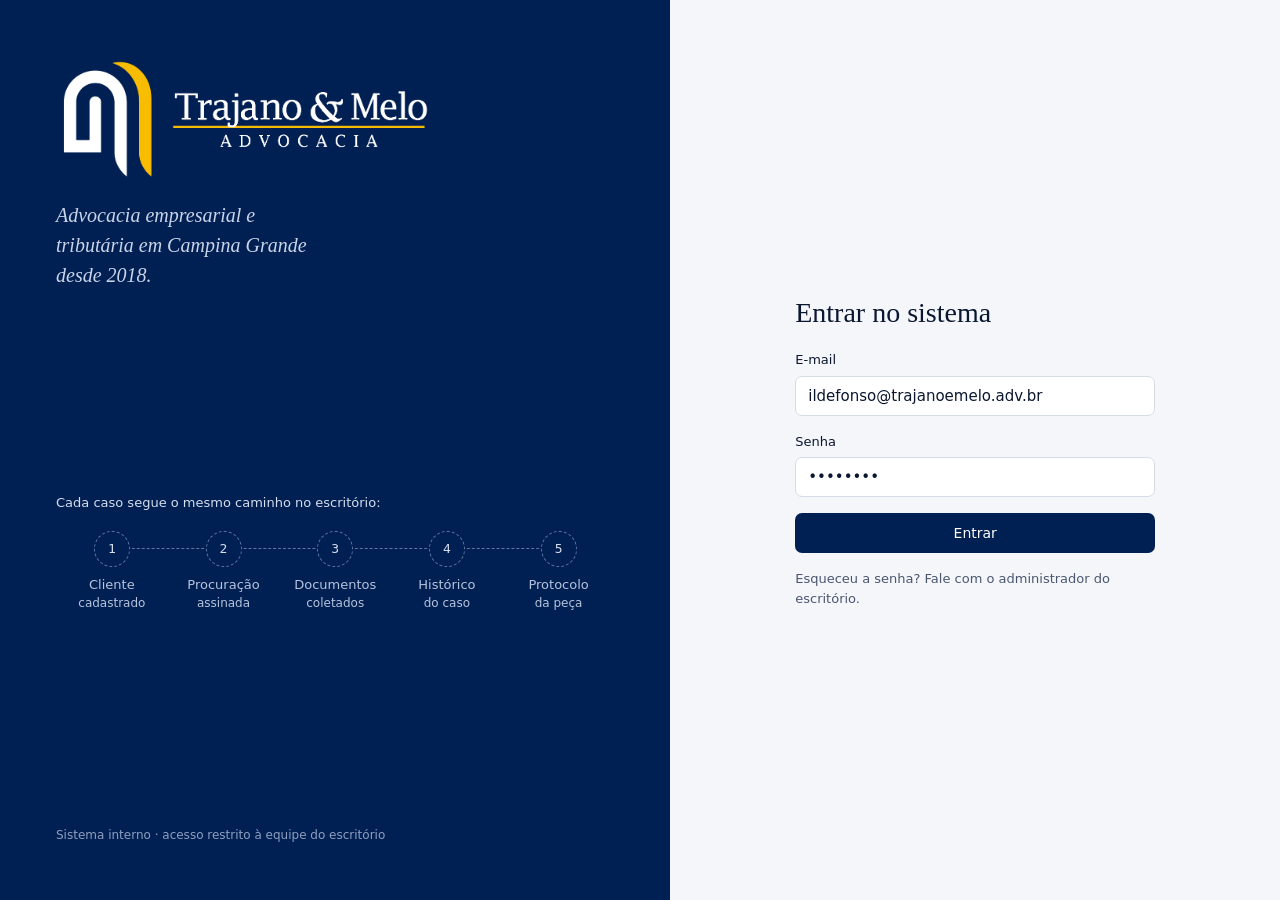
<file: index.html>
<!doctype html>
<html lang="pt-BR"><head><meta charset="utf-8"><meta http-equiv="refresh" content="0; url=prototipo/index.html"><title>Trajano &amp; Melo</title></head>
<body><a href="prototipo/index.html">Abrir o protótipo</a></body></html>
</file>
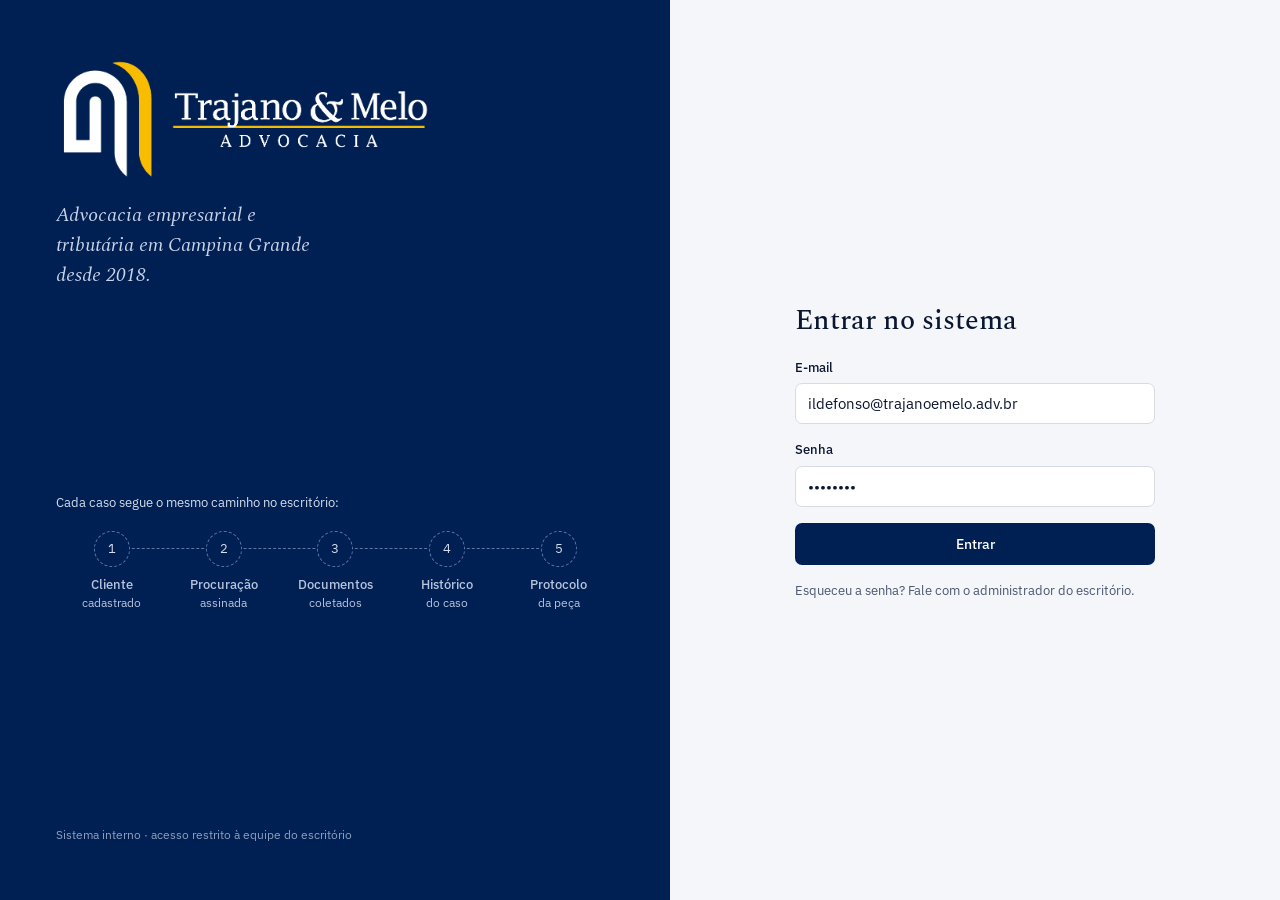
<file: prototipo/index.html>
<!doctype html>
<html lang="pt-BR">
<head>
<meta charset="utf-8">
<meta name="viewport" content="width=device-width, initial-scale=1">
<title>Entrar · Trajano &amp; Melo</title>
<link rel="preconnect" href="https://fonts.googleapis.com">
<link href="https://fonts.googleapis.com/css2?family=IBM+Plex+Mono:wght@400;500&family=IBM+Plex+Sans:wght@400;500;600&family=Spectral:ital,wght@0,500;1,400&display=swap" rel="stylesheet">
<link rel="stylesheet" href="assets/style.css">
<link rel="icon" type="image/png" href="assets/favicon.png">
</head>
<body>
<div class="login">
  <section class="painel-marca">
    <div>
      <img class="logo-login" src="assets/logo-branca.png" alt="Trajano &amp; Melo Advocacia">
      <p class="lema">Advocacia empresarial e tributária em Campina Grande desde 2018.</p>
    </div>
    <div>
      <p style="font-size:13px;margin:0 0 6px">Cada caso segue o mesmo caminho no escritório:</p>
      <ol class="fio"><li class=""><strong>Cliente</strong>cadastrado</li><li class=""><strong>Procuração</strong>assinada</li><li class=""><strong>Documentos</strong>coletados</li><li class=""><strong>Histórico</strong>do caso</li><li class=""><strong>Protocolo</strong>da peça</li></ol>
    </div>
    <div class="rodape">Sistema interno · acesso restrito à equipe do escritório</div>
  </section>
  <section class="entrada">
    <form action="painel.html">
      <h2>Entrar no sistema</h2>
      <div class="campo"><label for="email">E-mail</label><input id="email" type="email" value="ildefonso@trajanoemelo.adv.br"></div>
      <div class="campo"><label for="senha">Senha</label><input id="senha" type="password" value="12345678"></div>
      <button class="botao" type="submit">Entrar</button>
      <p style="font-size:13px;color:var(--tinta-suave);margin:0">Esqueceu a senha? Fale com o administrador do escritório.</p>
    </form>
  </section>
</div>
</body>
</html>
</file>
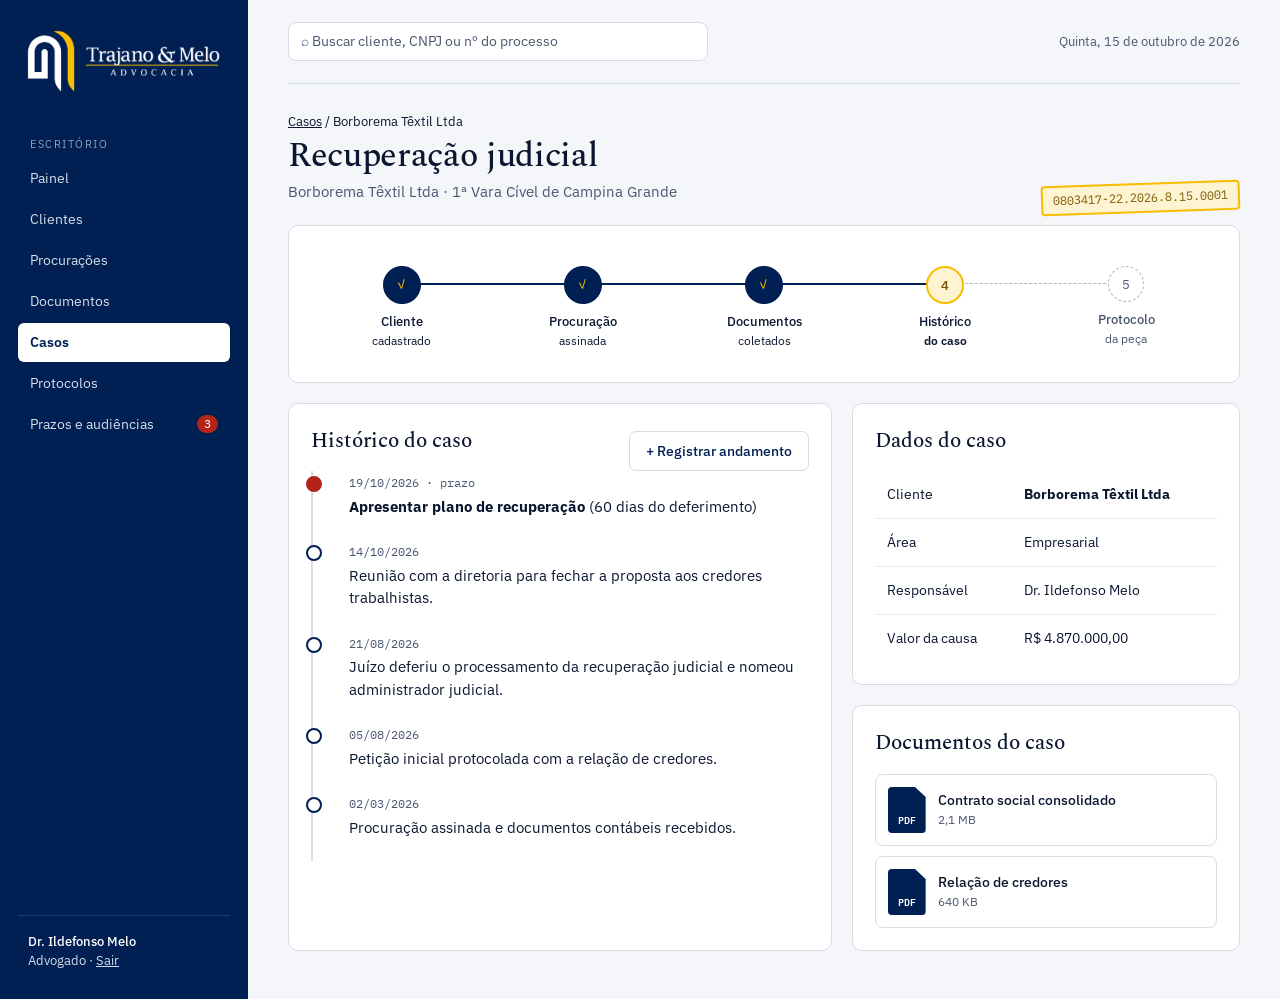
<file: prototipo/caso.html>
<!doctype html>
<html lang="pt-BR">
<head>
<meta charset="utf-8">
<meta name="viewport" content="width=device-width, initial-scale=1">
<title>Borborema Têxtil · Caso · Trajano &amp; Melo</title>
<link rel="preconnect" href="https://fonts.googleapis.com">
<link href="https://fonts.googleapis.com/css2?family=IBM+Plex+Mono:wght@400;500&family=IBM+Plex+Sans:wght@400;500;600&family=Spectral:ital,wght@0,500;1,400&display=swap" rel="stylesheet">
<link rel="stylesheet" href="assets/style.css">
<link rel="icon" type="image/png" href="assets/favicon.png">
</head>
<body>
<div class="app">
  <aside class="lateral">
    <div class="marca"><img src="assets/logo-branca.png" alt="Trajano &amp; Melo Advocacia"></div>
    <nav class="menu" aria-label="Menu principal">
      <div class="menu-titulo">Escritório</div>
      <a href="painel.html">Painel</a><a href="clientes.html">Clientes</a><a href="procuracoes.html">Procurações</a><a href="documentos.html">Documentos</a><a href="casos.html" class="ativo">Casos</a><a href="protocolos.html">Protocolos</a><a href="prazos.html">Prazos e audiências<span class="contador">3</span></a>
    </nav>
    <div class="usuario"><strong>Dr. Ildefonso Melo</strong>Advogado · <a href="index.html">Sair</a></div>
  </aside>
  <main class="conteudo">
    <div class="topo">
      <div class="busca">⌕ Buscar cliente, CNPJ ou nº do processo</div>
      <div class="data">Quinta, 15 de outubro de 2026</div>
    </div>
    <p style="margin:0 0 6px;font-size:13px"><a href="casos.html">Casos</a> / Borborema Têxtil Ltda</p>
    <div class="cabecalho"><div><h1>Recuperação judicial</h1><p class="subtitulo" style="margin-bottom:10px">Borborema Têxtil Ltda · 1ª Vara Cível de Campina Grande</p></div><span class="carimbo">0803417-22.2026.8.15.0001</span></div>
    <div class="cartao" style="margin:12px 0 20px"><ol class="fio"><li class="feito"><strong>Cliente</strong>cadastrado</li><li class="feito"><strong>Procuração</strong>assinada</li><li class="feito"><strong>Documentos</strong>coletados</li><li class="atual"><strong>Histórico</strong>do caso</li><li class=""><strong>Protocolo</strong>da peça</li></ol></div>
    <div class="grade g2">
      <div class="cartao">
        <div class="cabecalho"><h2>Histórico do caso</h2><a class="botao secundario" href="#">+ Registrar andamento</a></div>
        <ol class="tempo">
          <li class="prazo"><span class="quando">19/10/2026 · prazo</span><p><b>Apresentar plano de recuperação</b> (60 dias do deferimento)</p></li>
          <li><span class="quando">14/10/2026</span><p>Reunião com a diretoria para fechar a proposta aos credores trabalhistas.</p></li>
          <li><span class="quando">21/08/2026</span><p>Juízo deferiu o processamento da recuperação judicial e nomeou administrador judicial.</p></li>
          <li><span class="quando">05/08/2026</span><p>Petição inicial protocolada com a relação de credores.</p></li>
          <li><span class="quando">02/03/2026</span><p>Procuração assinada e documentos contábeis recebidos.</p></li>
        </ol>
      </div>
      <div class="grade" style="gap:20px;align-content:start">
        <div class="cartao">
          <h2>Dados do caso</h2>
          <table><tbody>
            <tr><td>Cliente</td><td><b>Borborema Têxtil Ltda</b></td></tr>
            <tr><td>Área</td><td>Empresarial</td></tr>
            <tr><td>Responsável</td><td>Dr. Ildefonso Melo</td></tr>
            <tr><td>Valor da causa</td><td>R$ 4.870.000,00</td></tr>
          </tbody></table>
        </div>
        <div class="cartao">
          <h2>Documentos do caso</h2>
          <div class="grade" style="gap:10px">
            <div class="arquivo"><div class="tipo">PDF</div><div><div class="nome">Contrato social consolidado</div><div class="sec">2,1 MB</div></div></div>
            <div class="arquivo"><div class="tipo">PDF</div><div><div class="nome">Relação de credores</div><div class="sec">640 KB</div></div></div>
          </div>
        </div>
      </div>
    </div>

  </main>
</div>
</body>
</html>
</file>
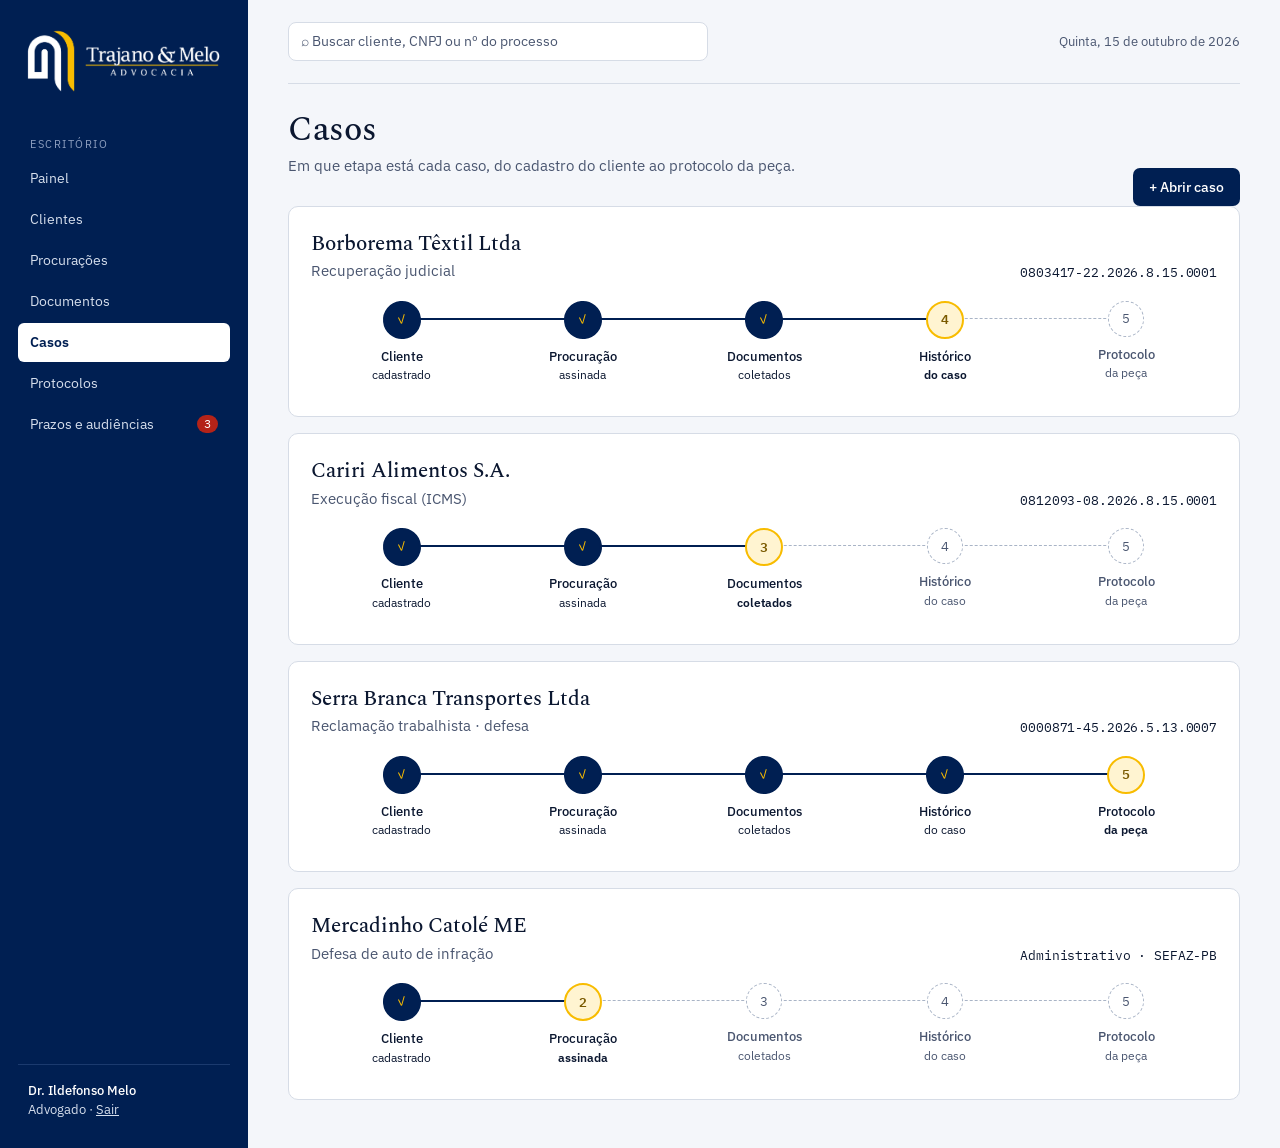
<file: prototipo/casos.html>
<!doctype html>
<html lang="pt-BR">
<head>
<meta charset="utf-8">
<meta name="viewport" content="width=device-width, initial-scale=1">
<title>Casos · Trajano &amp; Melo</title>
<link rel="preconnect" href="https://fonts.googleapis.com">
<link href="https://fonts.googleapis.com/css2?family=IBM+Plex+Mono:wght@400;500&family=IBM+Plex+Sans:wght@400;500;600&family=Spectral:ital,wght@0,500;1,400&display=swap" rel="stylesheet">
<link rel="stylesheet" href="assets/style.css">
<link rel="icon" type="image/png" href="assets/favicon.png">
</head>
<body>
<div class="app">
  <aside class="lateral">
    <div class="marca"><img src="assets/logo-branca.png" alt="Trajano &amp; Melo Advocacia"></div>
    <nav class="menu" aria-label="Menu principal">
      <div class="menu-titulo">Escritório</div>
      <a href="painel.html">Painel</a><a href="clientes.html">Clientes</a><a href="procuracoes.html">Procurações</a><a href="documentos.html">Documentos</a><a href="casos.html" class="ativo">Casos</a><a href="protocolos.html">Protocolos</a><a href="prazos.html">Prazos e audiências<span class="contador">3</span></a>
    </nav>
    <div class="usuario"><strong>Dr. Ildefonso Melo</strong>Advogado · <a href="index.html">Sair</a></div>
  </aside>
  <main class="conteudo">
    <div class="topo">
      <div class="busca">⌕ Buscar cliente, CNPJ ou nº do processo</div>
      <div class="data">Quinta, 15 de outubro de 2026</div>
    </div>
    <div class="cabecalho"><div><h1>Casos</h1><p class="subtitulo">Em que etapa está cada caso, do cadastro do cliente ao protocolo da peça.</p></div><a class="botao" href="#">+ Abrir caso</a></div>
    <div class="grade" style="gap:16px"><div class="cartao"><div class="cabecalho"><div><a href="caso.html" style="text-decoration:none"><h2 style="margin:0">Borborema Têxtil Ltda</h2></a><span style="color:var(--tinta-suave)">Recuperação judicial</span></div><span class="cnj">0803417-22.2026.8.15.0001</span></div><ol class="fio"><li class="feito"><strong>Cliente</strong>cadastrado</li><li class="feito"><strong>Procuração</strong>assinada</li><li class="feito"><strong>Documentos</strong>coletados</li><li class="atual"><strong>Histórico</strong>do caso</li><li class=""><strong>Protocolo</strong>da peça</li></ol></div><div class="cartao"><div class="cabecalho"><div><a href="caso.html" style="text-decoration:none"><h2 style="margin:0">Cariri Alimentos S.A.</h2></a><span style="color:var(--tinta-suave)">Execução fiscal (ICMS)</span></div><span class="cnj">0812093-08.2026.8.15.0001</span></div><ol class="fio"><li class="feito"><strong>Cliente</strong>cadastrado</li><li class="feito"><strong>Procuração</strong>assinada</li><li class="atual"><strong>Documentos</strong>coletados</li><li class=""><strong>Histórico</strong>do caso</li><li class=""><strong>Protocolo</strong>da peça</li></ol></div><div class="cartao"><div class="cabecalho"><div><a href="caso.html" style="text-decoration:none"><h2 style="margin:0">Serra Branca Transportes Ltda</h2></a><span style="color:var(--tinta-suave)">Reclamação trabalhista · defesa</span></div><span class="cnj">0000871-45.2026.5.13.0007</span></div><ol class="fio"><li class="feito"><strong>Cliente</strong>cadastrado</li><li class="feito"><strong>Procuração</strong>assinada</li><li class="feito"><strong>Documentos</strong>coletados</li><li class="feito"><strong>Histórico</strong>do caso</li><li class="atual"><strong>Protocolo</strong>da peça</li></ol></div><div class="cartao"><div class="cabecalho"><div><a href="caso.html" style="text-decoration:none"><h2 style="margin:0">Mercadinho Catolé ME</h2></a><span style="color:var(--tinta-suave)">Defesa de auto de infração</span></div><span class="cnj">Administrativo · SEFAZ-PB</span></div><ol class="fio"><li class="feito"><strong>Cliente</strong>cadastrado</li><li class="atual"><strong>Procuração</strong>assinada</li><li class=""><strong>Documentos</strong>coletados</li><li class=""><strong>Histórico</strong>do caso</li><li class=""><strong>Protocolo</strong>da peça</li></ol></div></div>

  </main>
</div>
</body>
</html>
</file>
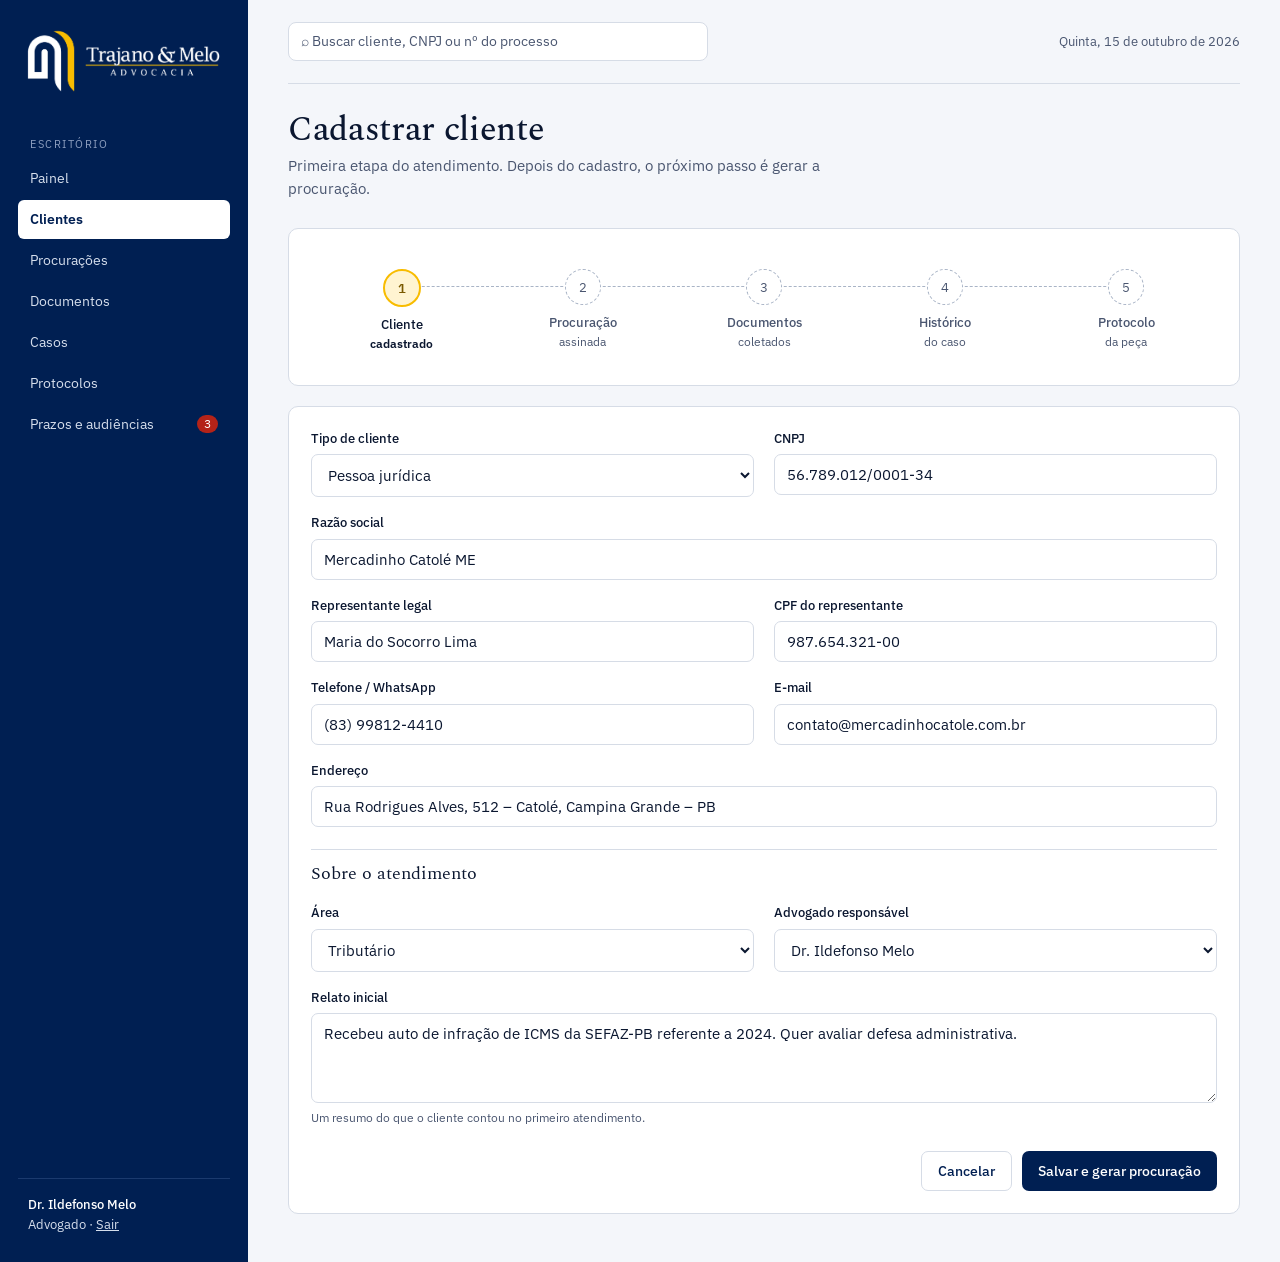
<file: prototipo/cliente-novo.html>
<!doctype html>
<html lang="pt-BR">
<head>
<meta charset="utf-8">
<meta name="viewport" content="width=device-width, initial-scale=1">
<title>Cadastrar cliente · Trajano &amp; Melo</title>
<link rel="preconnect" href="https://fonts.googleapis.com">
<link href="https://fonts.googleapis.com/css2?family=IBM+Plex+Mono:wght@400;500&family=IBM+Plex+Sans:wght@400;500;600&family=Spectral:ital,wght@0,500;1,400&display=swap" rel="stylesheet">
<link rel="stylesheet" href="assets/style.css">
<link rel="icon" type="image/png" href="assets/favicon.png">
</head>
<body>
<div class="app">
  <aside class="lateral">
    <div class="marca"><img src="assets/logo-branca.png" alt="Trajano &amp; Melo Advocacia"></div>
    <nav class="menu" aria-label="Menu principal">
      <div class="menu-titulo">Escritório</div>
      <a href="painel.html">Painel</a><a href="clientes.html" class="ativo">Clientes</a><a href="procuracoes.html">Procurações</a><a href="documentos.html">Documentos</a><a href="casos.html">Casos</a><a href="protocolos.html">Protocolos</a><a href="prazos.html">Prazos e audiências<span class="contador">3</span></a>
    </nav>
    <div class="usuario"><strong>Dr. Ildefonso Melo</strong>Advogado · <a href="index.html">Sair</a></div>
  </aside>
  <main class="conteudo">
    <div class="topo">
      <div class="busca">⌕ Buscar cliente, CNPJ ou nº do processo</div>
      <div class="data">Quinta, 15 de outubro de 2026</div>
    </div>
    <h1>Cadastrar cliente</h1>
    <p class="subtitulo">Primeira etapa do atendimento. Depois do cadastro, o próximo passo é gerar a procuração.</p>
    <div class="cartao" style="margin-bottom:20px"><ol class="fio"><li class="atual"><strong>Cliente</strong>cadastrado</li><li class=""><strong>Procuração</strong>assinada</li><li class=""><strong>Documentos</strong>coletados</li><li class=""><strong>Histórico</strong>do caso</li><li class=""><strong>Protocolo</strong>da peça</li></ol></div>
    <form class="cartao form" action="procuracoes.html">
      <div class="campo"><label for="tipo">Tipo de cliente</label><select id="tipo"><option>Pessoa jurídica</option><option>Pessoa física</option></select></div>
      <div class="campo"><label for="doc">CNPJ</label><input id="doc" value="56.789.012/0001-34"></div>
      <div class="campo inteiro"><label for="razao">Razão social</label><input id="razao" value="Mercadinho Catolé ME"></div>
      <div class="campo"><label for="resp">Representante legal</label><input id="resp" value="Maria do Socorro Lima"></div>
      <div class="campo"><label for="cpfresp">CPF do representante</label><input id="cpfresp" value="987.654.321-00"></div>
      <div class="campo"><label for="tel">Telefone / WhatsApp</label><input id="tel" value="(83) 99812-4410"></div>
      <div class="campo"><label for="mail">E-mail</label><input id="mail" value="contato@mercadinhocatole.com.br"></div>
      <div class="campo inteiro"><label for="end">Endereço</label><input id="end" value="Rua Rodrigues Alves, 512 – Catolé, Campina Grande – PB"></div>
      <div class="secao-form">Sobre o atendimento</div>
      <div class="campo"><label for="area">Área</label><select id="area"><option>Tributário</option><option>Empresarial</option><option>Trabalhista</option><option>Previdenciário</option></select></div>
      <div class="campo"><label for="adv">Advogado responsável</label><select id="adv"><option>Dr. Ildefonso Melo</option></select></div>
      <div class="campo inteiro"><label for="rel">Relato inicial</label><textarea id="rel">Recebeu auto de infração de ICMS da SEFAZ-PB referente a 2024. Quer avaliar defesa administrativa.</textarea><span class="ajuda">Um resumo do que o cliente contou no primeiro atendimento.</span></div>
      <div class="acoes"><a class="botao secundario" href="clientes.html">Cancelar</a><button class="botao" type="submit">Salvar e gerar procuração</button></div>
    </form>

  </main>
</div>
</body>
</html>
</file>
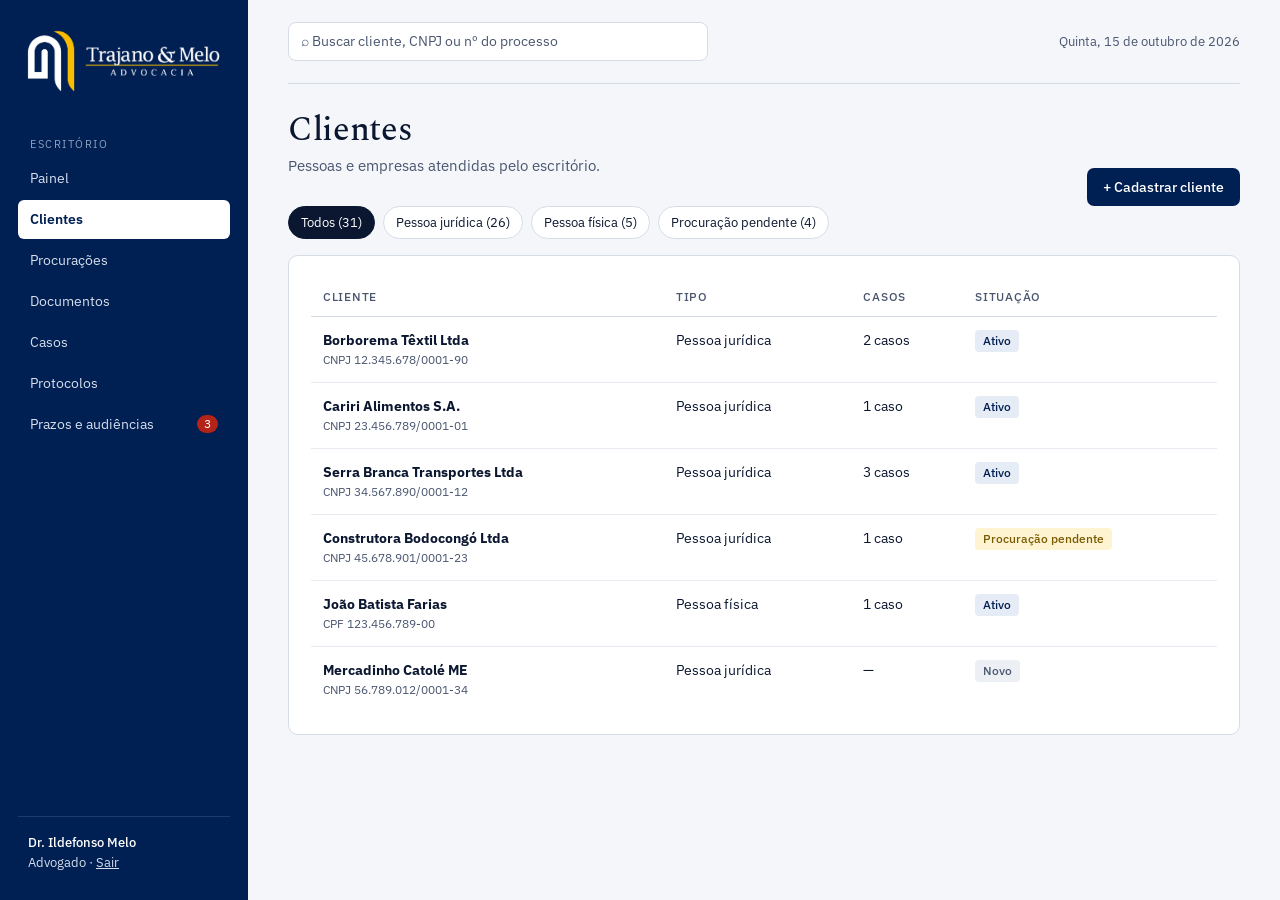
<file: prototipo/clientes.html>
<!doctype html>
<html lang="pt-BR">
<head>
<meta charset="utf-8">
<meta name="viewport" content="width=device-width, initial-scale=1">
<title>Clientes · Trajano &amp; Melo</title>
<link rel="preconnect" href="https://fonts.googleapis.com">
<link href="https://fonts.googleapis.com/css2?family=IBM+Plex+Mono:wght@400;500&family=IBM+Plex+Sans:wght@400;500;600&family=Spectral:ital,wght@0,500;1,400&display=swap" rel="stylesheet">
<link rel="stylesheet" href="assets/style.css">
<link rel="icon" type="image/png" href="assets/favicon.png">
</head>
<body>
<div class="app">
  <aside class="lateral">
    <div class="marca"><img src="assets/logo-branca.png" alt="Trajano &amp; Melo Advocacia"></div>
    <nav class="menu" aria-label="Menu principal">
      <div class="menu-titulo">Escritório</div>
      <a href="painel.html">Painel</a><a href="clientes.html" class="ativo">Clientes</a><a href="procuracoes.html">Procurações</a><a href="documentos.html">Documentos</a><a href="casos.html">Casos</a><a href="protocolos.html">Protocolos</a><a href="prazos.html">Prazos e audiências<span class="contador">3</span></a>
    </nav>
    <div class="usuario"><strong>Dr. Ildefonso Melo</strong>Advogado · <a href="index.html">Sair</a></div>
  </aside>
  <main class="conteudo">
    <div class="topo">
      <div class="busca">⌕ Buscar cliente, CNPJ ou nº do processo</div>
      <div class="data">Quinta, 15 de outubro de 2026</div>
    </div>
    <div class="cabecalho"><div><h1>Clientes</h1><p class="subtitulo">Pessoas e empresas atendidas pelo escritório.</p></div><a class="botao" href="cliente-novo.html">+ Cadastrar cliente</a></div>
    <div class="filtros"><span class="ativo">Todos (31)</span><span>Pessoa jurídica (26)</span><span>Pessoa física (5)</span><span>Procuração pendente (4)</span></div>
    <div class="cartao tabela-rolavel"><table><thead><tr><th>Cliente</th><th>Tipo</th><th>Casos</th><th>Situação</th></tr></thead><tbody><tr><td><strong>Borborema Têxtil Ltda</strong><span class="sec">CNPJ 12.345.678/0001-90</span></td><td>Pessoa jurídica</td><td>2 casos</td><td><span class="etiqueta ">Ativo</span></td></tr><tr><td><strong>Cariri Alimentos S.A.</strong><span class="sec">CNPJ 23.456.789/0001-01</span></td><td>Pessoa jurídica</td><td>1 caso</td><td><span class="etiqueta ">Ativo</span></td></tr><tr><td><strong>Serra Branca Transportes Ltda</strong><span class="sec">CNPJ 34.567.890/0001-12</span></td><td>Pessoa jurídica</td><td>3 casos</td><td><span class="etiqueta ">Ativo</span></td></tr><tr><td><strong>Construtora Bodocongó Ltda</strong><span class="sec">CNPJ 45.678.901/0001-23</span></td><td>Pessoa jurídica</td><td>1 caso</td><td><span class="etiqueta ouro">Procuração pendente</span></td></tr><tr><td><strong>João Batista Farias</strong><span class="sec">CPF 123.456.789-00</span></td><td>Pessoa física</td><td>1 caso</td><td><span class="etiqueta ">Ativo</span></td></tr><tr><td><strong>Mercadinho Catolé ME</strong><span class="sec">CNPJ 56.789.012/0001-34</span></td><td>Pessoa jurídica</td><td>—</td><td><span class="etiqueta neutra">Novo</span></td></tr></tbody></table></div>

  </main>
</div>
</body>
</html>
</file>
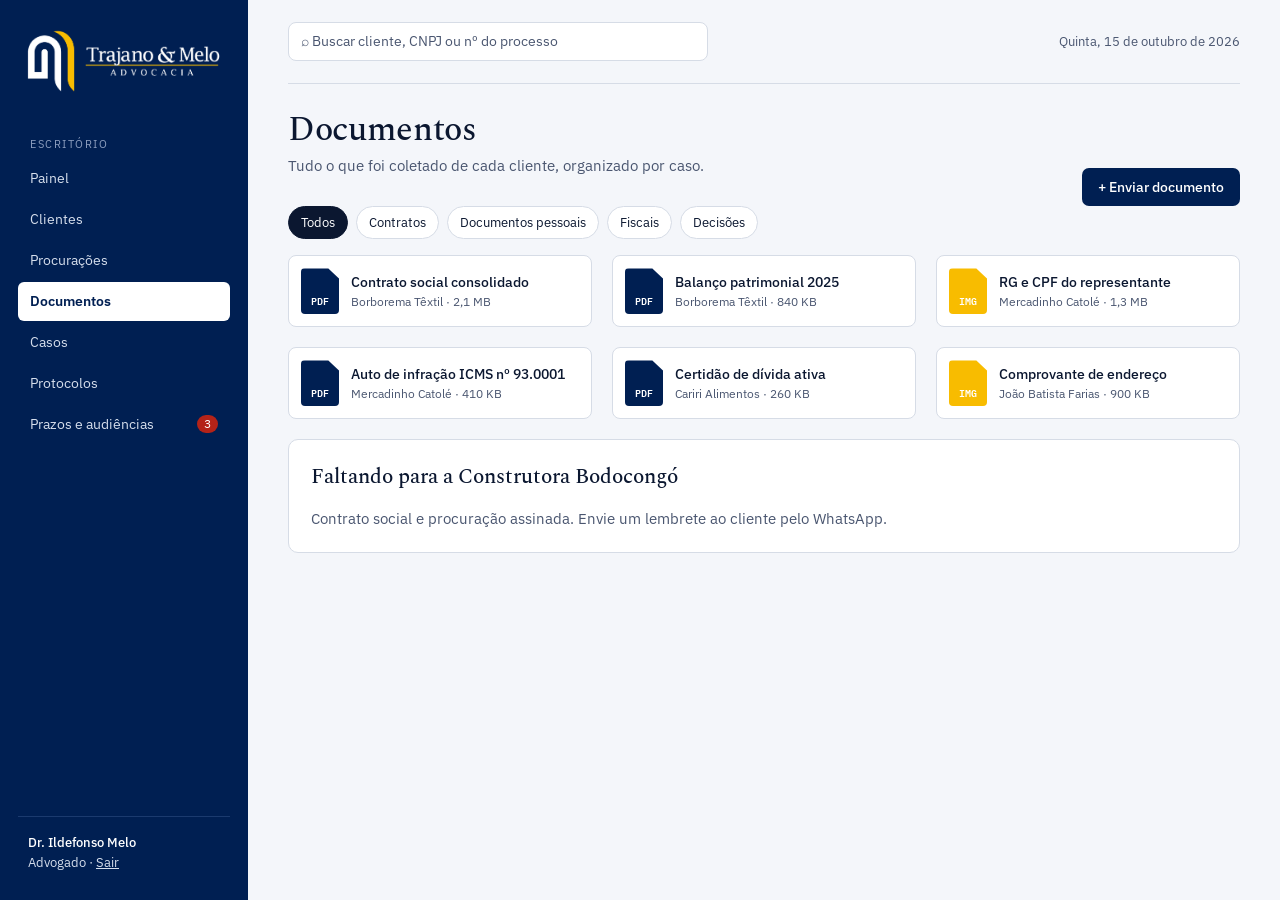
<file: prototipo/documentos.html>
<!doctype html>
<html lang="pt-BR">
<head>
<meta charset="utf-8">
<meta name="viewport" content="width=device-width, initial-scale=1">
<title>Documentos · Trajano &amp; Melo</title>
<link rel="preconnect" href="https://fonts.googleapis.com">
<link href="https://fonts.googleapis.com/css2?family=IBM+Plex+Mono:wght@400;500&family=IBM+Plex+Sans:wght@400;500;600&family=Spectral:ital,wght@0,500;1,400&display=swap" rel="stylesheet">
<link rel="stylesheet" href="assets/style.css">
<link rel="icon" type="image/png" href="assets/favicon.png">
</head>
<body>
<div class="app">
  <aside class="lateral">
    <div class="marca"><img src="assets/logo-branca.png" alt="Trajano &amp; Melo Advocacia"></div>
    <nav class="menu" aria-label="Menu principal">
      <div class="menu-titulo">Escritório</div>
      <a href="painel.html">Painel</a><a href="clientes.html">Clientes</a><a href="procuracoes.html">Procurações</a><a href="documentos.html" class="ativo">Documentos</a><a href="casos.html">Casos</a><a href="protocolos.html">Protocolos</a><a href="prazos.html">Prazos e audiências<span class="contador">3</span></a>
    </nav>
    <div class="usuario"><strong>Dr. Ildefonso Melo</strong>Advogado · <a href="index.html">Sair</a></div>
  </aside>
  <main class="conteudo">
    <div class="topo">
      <div class="busca">⌕ Buscar cliente, CNPJ ou nº do processo</div>
      <div class="data">Quinta, 15 de outubro de 2026</div>
    </div>
    <div class="cabecalho"><div><h1>Documentos</h1><p class="subtitulo">Tudo o que foi coletado de cada cliente, organizado por caso.</p></div><a class="botao" href="#">+ Enviar documento</a></div>
    <div class="filtros"><span class="ativo">Todos</span><span>Contratos</span><span>Documentos pessoais</span><span>Fiscais</span><span>Decisões</span></div>
    <div class="grade g3"><div class="arquivo"><div class="tipo ">PDF</div><div><div class="nome">Contrato social consolidado</div><div class="sec">Borborema Têxtil · 2,1 MB</div></div></div><div class="arquivo"><div class="tipo ">PDF</div><div><div class="nome">Balanço patrimonial 2025</div><div class="sec">Borborema Têxtil · 840 KB</div></div></div><div class="arquivo"><div class="tipo img">IMG</div><div><div class="nome">RG e CPF do representante</div><div class="sec">Mercadinho Catolé · 1,3 MB</div></div></div><div class="arquivo"><div class="tipo ">PDF</div><div><div class="nome">Auto de infração ICMS nº 93.0001</div><div class="sec">Mercadinho Catolé · 410 KB</div></div></div><div class="arquivo"><div class="tipo ">PDF</div><div><div class="nome">Certidão de dívida ativa</div><div class="sec">Cariri Alimentos · 260 KB</div></div></div><div class="arquivo"><div class="tipo img">IMG</div><div><div class="nome">Comprovante de endereço</div><div class="sec">João Batista Farias · 900 KB</div></div></div></div>
    <div class="cartao" style="margin-top:20px">
      <h2>Faltando para a Construtora Bodocongó</h2>
      <p style="margin:0;color:var(--tinta-suave)">Contrato social e procuração assinada. Envie um lembrete ao cliente pelo WhatsApp.</p>
    </div>

  </main>
</div>
</body>
</html>
</file>
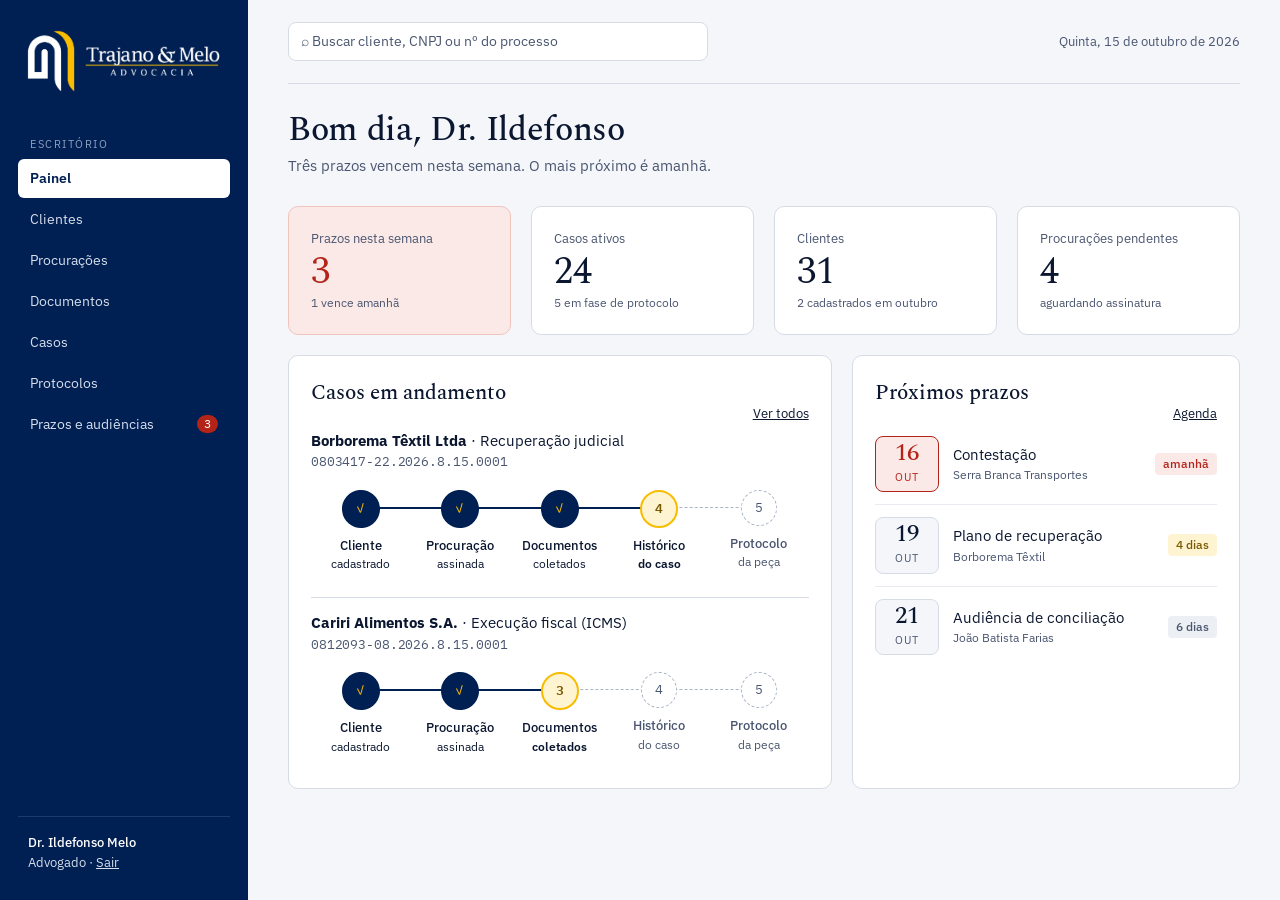
<file: prototipo/painel.html>
<!doctype html>
<html lang="pt-BR">
<head>
<meta charset="utf-8">
<meta name="viewport" content="width=device-width, initial-scale=1">
<title>Painel · Trajano &amp; Melo</title>
<link rel="preconnect" href="https://fonts.googleapis.com">
<link href="https://fonts.googleapis.com/css2?family=IBM+Plex+Mono:wght@400;500&family=IBM+Plex+Sans:wght@400;500;600&family=Spectral:ital,wght@0,500;1,400&display=swap" rel="stylesheet">
<link rel="stylesheet" href="assets/style.css">
<link rel="icon" type="image/png" href="assets/favicon.png">
</head>
<body>
<div class="app">
  <aside class="lateral">
    <div class="marca"><img src="assets/logo-branca.png" alt="Trajano &amp; Melo Advocacia"></div>
    <nav class="menu" aria-label="Menu principal">
      <div class="menu-titulo">Escritório</div>
      <a href="painel.html" class="ativo">Painel</a><a href="clientes.html">Clientes</a><a href="procuracoes.html">Procurações</a><a href="documentos.html">Documentos</a><a href="casos.html">Casos</a><a href="protocolos.html">Protocolos</a><a href="prazos.html">Prazos e audiências<span class="contador">3</span></a>
    </nav>
    <div class="usuario"><strong>Dr. Ildefonso Melo</strong>Advogado · <a href="index.html">Sair</a></div>
  </aside>
  <main class="conteudo">
    <div class="topo">
      <div class="busca">⌕ Buscar cliente, CNPJ ou nº do processo</div>
      <div class="data">Quinta, 15 de outubro de 2026</div>
    </div>
    <h1>Bom dia, Dr. Ildefonso</h1>
    <p class="subtitulo">Três prazos vencem nesta semana. O mais próximo é amanhã.</p>
    <div class="grade g4" style="margin-bottom:20px">
      <div class="cartao indicador alerta"><div class="rotulo">Prazos nesta semana</div><div class="valor">3</div><div class="nota">1 vence amanhã</div></div>
      <div class="cartao indicador"><div class="rotulo">Casos ativos</div><div class="valor">24</div><div class="nota">5 em fase de protocolo</div></div>
      <div class="cartao indicador"><div class="rotulo">Clientes</div><div class="valor">31</div><div class="nota">2 cadastrados em outubro</div></div>
      <div class="cartao indicador"><div class="rotulo">Procurações pendentes</div><div class="valor">4</div><div class="nota">aguardando assinatura</div></div>
    </div>
    <div class="grade g2">
      <div class="cartao">
        <div class="cabecalho"><h2>Casos em andamento</h2><a href="casos.html" style="font-size:13px">Ver todos</a></div>
        <div style="padding:6px 0 14px;border-bottom:1px solid var(--linha)">
          <a href="caso.html" style="text-decoration:none"><strong>Borborema Têxtil Ltda</strong> · Recuperação judicial</a>
          <div class="cnj" style="color:var(--tinta-suave)">0803417-22.2026.8.15.0001</div>
          <ol class="fio"><li class="feito"><strong>Cliente</strong>cadastrado</li><li class="feito"><strong>Procuração</strong>assinada</li><li class="feito"><strong>Documentos</strong>coletados</li><li class="atual"><strong>Histórico</strong>do caso</li><li class=""><strong>Protocolo</strong>da peça</li></ol>
        </div>
        <div style="padding:14px 0 0">
          <strong>Cariri Alimentos S.A.</strong> · Execução fiscal (ICMS)
          <div class="cnj" style="color:var(--tinta-suave)">0812093-08.2026.8.15.0001</div>
          <ol class="fio"><li class="feito"><strong>Cliente</strong>cadastrado</li><li class="feito"><strong>Procuração</strong>assinada</li><li class="atual"><strong>Documentos</strong>coletados</li><li class=""><strong>Histórico</strong>do caso</li><li class=""><strong>Protocolo</strong>da peça</li></ol>
        </div>
      </div>
      <div class="cartao">
        <div class="cabecalho"><h2>Próximos prazos</h2><a href="prazos.html" style="font-size:13px">Agenda</a></div>
        <div class="lista-prazo">
          <div class="item"><div class="dia urgente"><b>16</b><span>out</span></div><div>Contestação<span class="sec" style="display:block;font-size:12px;color:var(--tinta-suave)">Serra Branca Transportes</span></div><span class="etiqueta lacre">amanhã</span></div>
          <div class="item"><div class="dia"><b>19</b><span>out</span></div><div>Plano de recuperação<span style="display:block;font-size:12px;color:var(--tinta-suave)">Borborema Têxtil</span></div><span class="etiqueta ouro">4 dias</span></div>
          <div class="item"><div class="dia"><b>21</b><span>out</span></div><div>Audiência de conciliação<span style="display:block;font-size:12px;color:var(--tinta-suave)">João Batista Farias</span></div><span class="etiqueta neutra">6 dias</span></div>
        </div>
      </div>
    </div>

  </main>
</div>
</body>
</html>
</file>
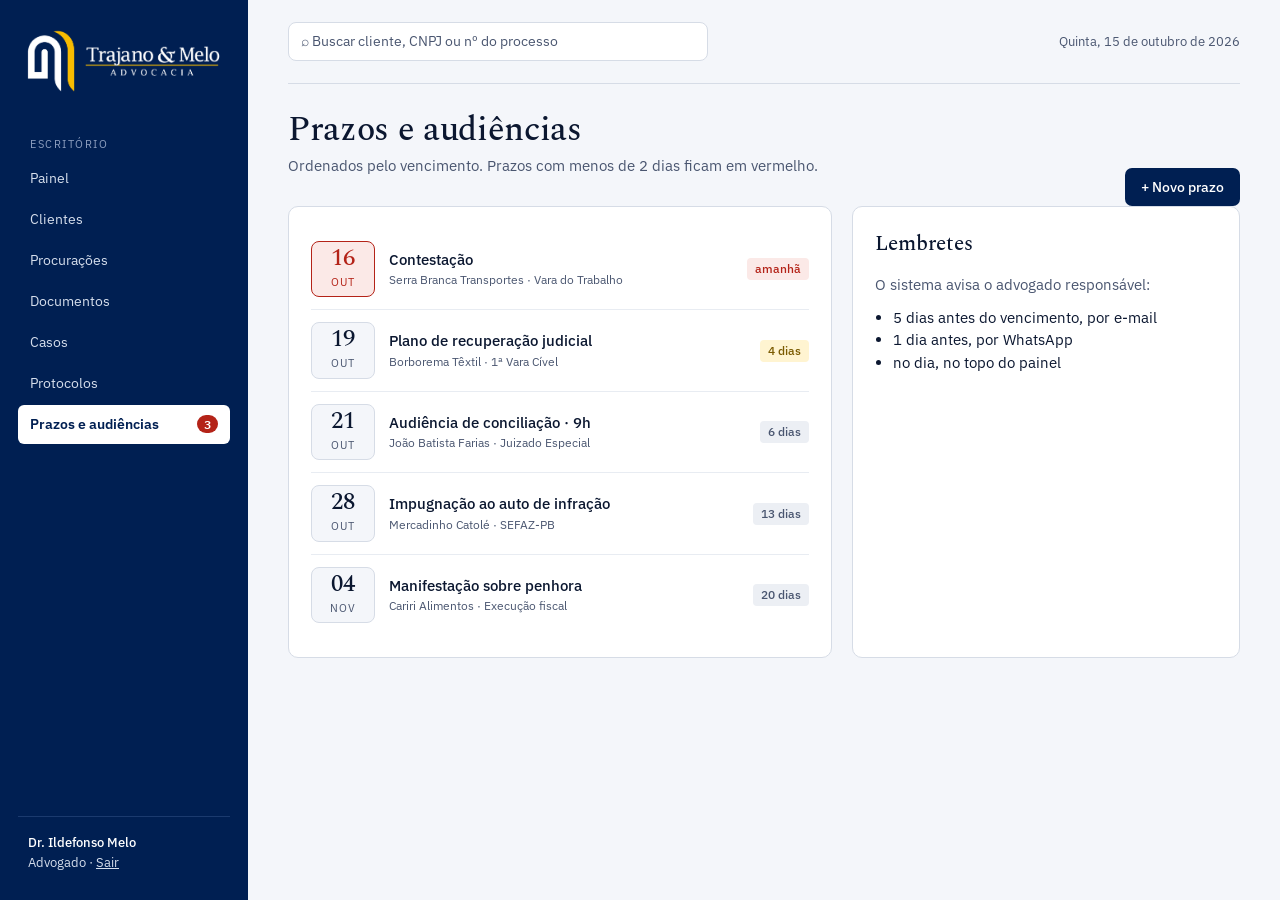
<file: prototipo/prazos.html>
<!doctype html>
<html lang="pt-BR">
<head>
<meta charset="utf-8">
<meta name="viewport" content="width=device-width, initial-scale=1">
<title>Prazos e audiências · Trajano &amp; Melo</title>
<link rel="preconnect" href="https://fonts.googleapis.com">
<link href="https://fonts.googleapis.com/css2?family=IBM+Plex+Mono:wght@400;500&family=IBM+Plex+Sans:wght@400;500;600&family=Spectral:ital,wght@0,500;1,400&display=swap" rel="stylesheet">
<link rel="stylesheet" href="assets/style.css">
<link rel="icon" type="image/png" href="assets/favicon.png">
</head>
<body>
<div class="app">
  <aside class="lateral">
    <div class="marca"><img src="assets/logo-branca.png" alt="Trajano &amp; Melo Advocacia"></div>
    <nav class="menu" aria-label="Menu principal">
      <div class="menu-titulo">Escritório</div>
      <a href="painel.html">Painel</a><a href="clientes.html">Clientes</a><a href="procuracoes.html">Procurações</a><a href="documentos.html">Documentos</a><a href="casos.html">Casos</a><a href="protocolos.html">Protocolos</a><a href="prazos.html" class="ativo">Prazos e audiências<span class="contador">3</span></a>
    </nav>
    <div class="usuario"><strong>Dr. Ildefonso Melo</strong>Advogado · <a href="index.html">Sair</a></div>
  </aside>
  <main class="conteudo">
    <div class="topo">
      <div class="busca">⌕ Buscar cliente, CNPJ ou nº do processo</div>
      <div class="data">Quinta, 15 de outubro de 2026</div>
    </div>
    <div class="cabecalho"><div><h1>Prazos e audiências</h1><p class="subtitulo">Ordenados pelo vencimento. Prazos com menos de 2 dias ficam em vermelho.</p></div><a class="botao" href="#">+ Novo prazo</a></div>
    <div class="grade g2">
      <div class="cartao"><div class="lista-prazo"><div class="item"><div class="dia urgente"><b>16</b><span>out</span></div><div><strong style="font-weight:500">Contestação</strong><span style="display:block;font-size:12px;color:var(--tinta-suave)">Serra Branca Transportes · Vara do Trabalho</span></div><span class="etiqueta lacre">amanhã</span></div><div class="item"><div class="dia "><b>19</b><span>out</span></div><div><strong style="font-weight:500">Plano de recuperação judicial</strong><span style="display:block;font-size:12px;color:var(--tinta-suave)">Borborema Têxtil · 1ª Vara Cível</span></div><span class="etiqueta ouro">4 dias</span></div><div class="item"><div class="dia "><b>21</b><span>out</span></div><div><strong style="font-weight:500">Audiência de conciliação · 9h</strong><span style="display:block;font-size:12px;color:var(--tinta-suave)">João Batista Farias · Juizado Especial</span></div><span class="etiqueta neutra">6 dias</span></div><div class="item"><div class="dia "><b>28</b><span>out</span></div><div><strong style="font-weight:500">Impugnação ao auto de infração</strong><span style="display:block;font-size:12px;color:var(--tinta-suave)">Mercadinho Catolé · SEFAZ-PB</span></div><span class="etiqueta neutra">13 dias</span></div><div class="item"><div class="dia "><b>04</b><span>nov</span></div><div><strong style="font-weight:500">Manifestação sobre penhora</strong><span style="display:block;font-size:12px;color:var(--tinta-suave)">Cariri Alimentos · Execução fiscal</span></div><span class="etiqueta neutra">20 dias</span></div></div></div>
      <div class="cartao">
        <h2>Lembretes</h2>
        <p style="margin:0 0 10px;color:var(--tinta-suave)">O sistema avisa o advogado responsável:</p>
        <ul style="margin:0;padding-left:18px">
          <li>5 dias antes do vencimento, por e-mail</li>
          <li>1 dia antes, por WhatsApp</li>
          <li>no dia, no topo do painel</li>
        </ul>
      </div>
    </div>

  </main>
</div>
</body>
</html>
</file>
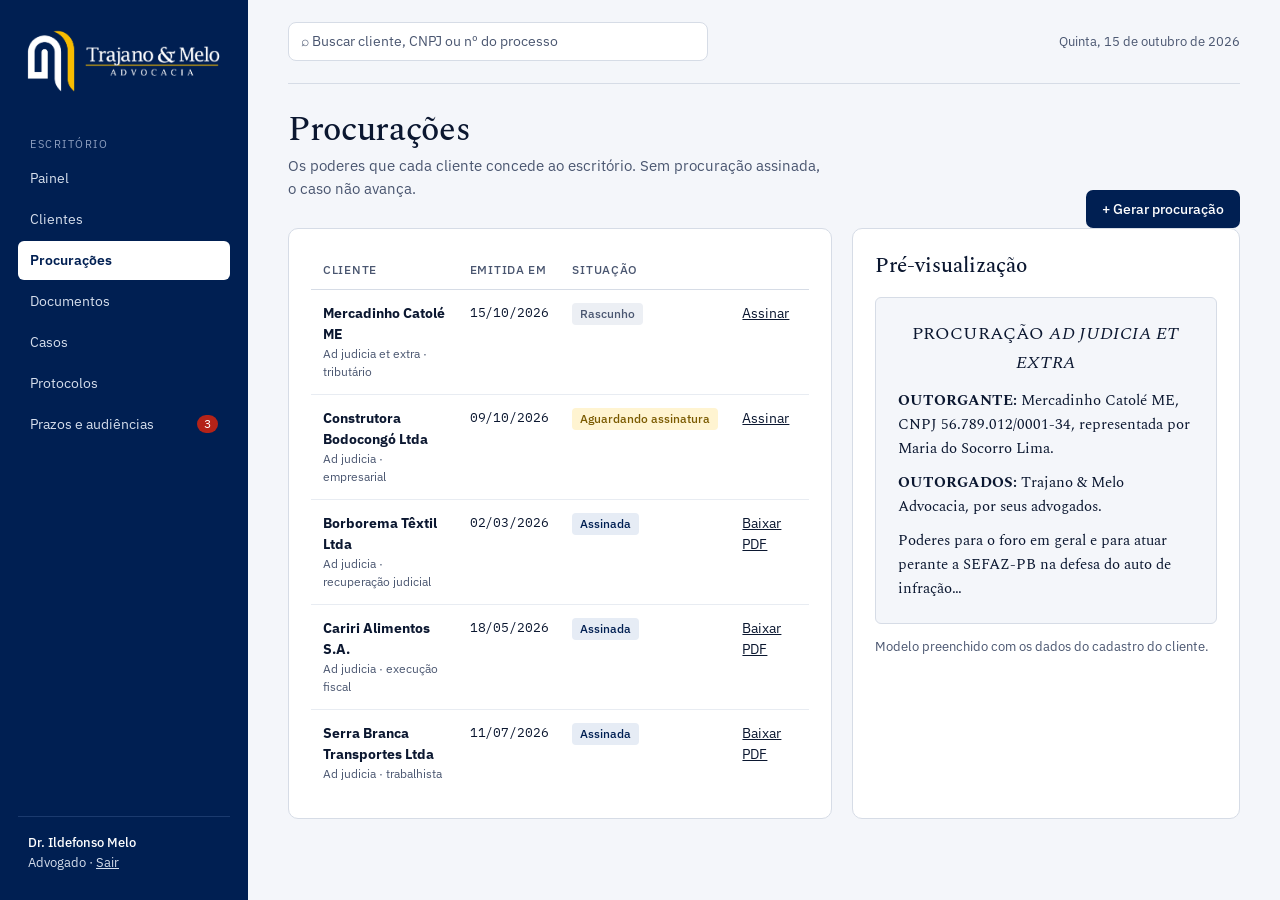
<file: prototipo/procuracoes.html>
<!doctype html>
<html lang="pt-BR">
<head>
<meta charset="utf-8">
<meta name="viewport" content="width=device-width, initial-scale=1">
<title>Procurações · Trajano &amp; Melo</title>
<link rel="preconnect" href="https://fonts.googleapis.com">
<link href="https://fonts.googleapis.com/css2?family=IBM+Plex+Mono:wght@400;500&family=IBM+Plex+Sans:wght@400;500;600&family=Spectral:ital,wght@0,500;1,400&display=swap" rel="stylesheet">
<link rel="stylesheet" href="assets/style.css">
<link rel="icon" type="image/png" href="assets/favicon.png">
</head>
<body>
<div class="app">
  <aside class="lateral">
    <div class="marca"><img src="assets/logo-branca.png" alt="Trajano &amp; Melo Advocacia"></div>
    <nav class="menu" aria-label="Menu principal">
      <div class="menu-titulo">Escritório</div>
      <a href="painel.html">Painel</a><a href="clientes.html">Clientes</a><a href="procuracoes.html" class="ativo">Procurações</a><a href="documentos.html">Documentos</a><a href="casos.html">Casos</a><a href="protocolos.html">Protocolos</a><a href="prazos.html">Prazos e audiências<span class="contador">3</span></a>
    </nav>
    <div class="usuario"><strong>Dr. Ildefonso Melo</strong>Advogado · <a href="index.html">Sair</a></div>
  </aside>
  <main class="conteudo">
    <div class="topo">
      <div class="busca">⌕ Buscar cliente, CNPJ ou nº do processo</div>
      <div class="data">Quinta, 15 de outubro de 2026</div>
    </div>
    <div class="cabecalho"><div><h1>Procurações</h1><p class="subtitulo">Os poderes que cada cliente concede ao escritório. Sem procuração assinada, o caso não avança.</p></div><a class="botao" href="#">+ Gerar procuração</a></div>
    <div class="grade g2">
      <div class="cartao tabela-rolavel"><table><thead><tr><th>Cliente</th><th>Emitida em</th><th>Situação</th><th></th></tr></thead><tbody><tr><td><strong>Mercadinho Catolé ME</strong><span class="sec">Ad judicia et extra · tributário</span></td><td class="cnj">15/10/2026</td><td><span class="etiqueta neutra">Rascunho</span></td><td><a href="#">Assinar</a></td></tr><tr><td><strong>Construtora Bodocongó Ltda</strong><span class="sec">Ad judicia · empresarial</span></td><td class="cnj">09/10/2026</td><td><span class="etiqueta ouro">Aguardando assinatura</span></td><td><a href="#">Assinar</a></td></tr><tr><td><strong>Borborema Têxtil Ltda</strong><span class="sec">Ad judicia · recuperação judicial</span></td><td class="cnj">02/03/2026</td><td><span class="etiqueta ">Assinada</span></td><td><a href="#">Baixar PDF</a></td></tr><tr><td><strong>Cariri Alimentos S.A.</strong><span class="sec">Ad judicia · execução fiscal</span></td><td class="cnj">18/05/2026</td><td><span class="etiqueta ">Assinada</span></td><td><a href="#">Baixar PDF</a></td></tr><tr><td><strong>Serra Branca Transportes Ltda</strong><span class="sec">Ad judicia · trabalhista</span></td><td class="cnj">11/07/2026</td><td><span class="etiqueta ">Assinada</span></td><td><a href="#">Baixar PDF</a></td></tr></tbody></table></div>
      <div class="cartao">
        <h2>Pré-visualização</h2>
        <div style="border:1px solid var(--linha);border-radius:6px;padding:22px;font-family:var(--serif);font-size:15px;line-height:1.6;background:var(--papel)">
          <div style="text-align:center;font-size:18px;margin-bottom:12px">PROCURAÇÃO <em>AD JUDICIA ET EXTRA</em></div>
          <p style="margin:0 0 10px"><b>OUTORGANTE:</b> Mercadinho Catolé ME, CNPJ 56.789.012/0001-34, representada por Maria do Socorro Lima.</p>
          <p style="margin:0 0 10px"><b>OUTORGADOS:</b> Trajano &amp; Melo Advocacia, por seus advogados.</p>
          <p style="margin:0">Poderes para o foro em geral e para atuar perante a SEFAZ-PB na defesa do auto de infração…</p>
        </div>
        <p style="font-size:13px;color:var(--tinta-suave)">Modelo preenchido com os dados do cadastro do cliente.</p>
      </div>
    </div>

  </main>
</div>
</body>
</html>
</file>
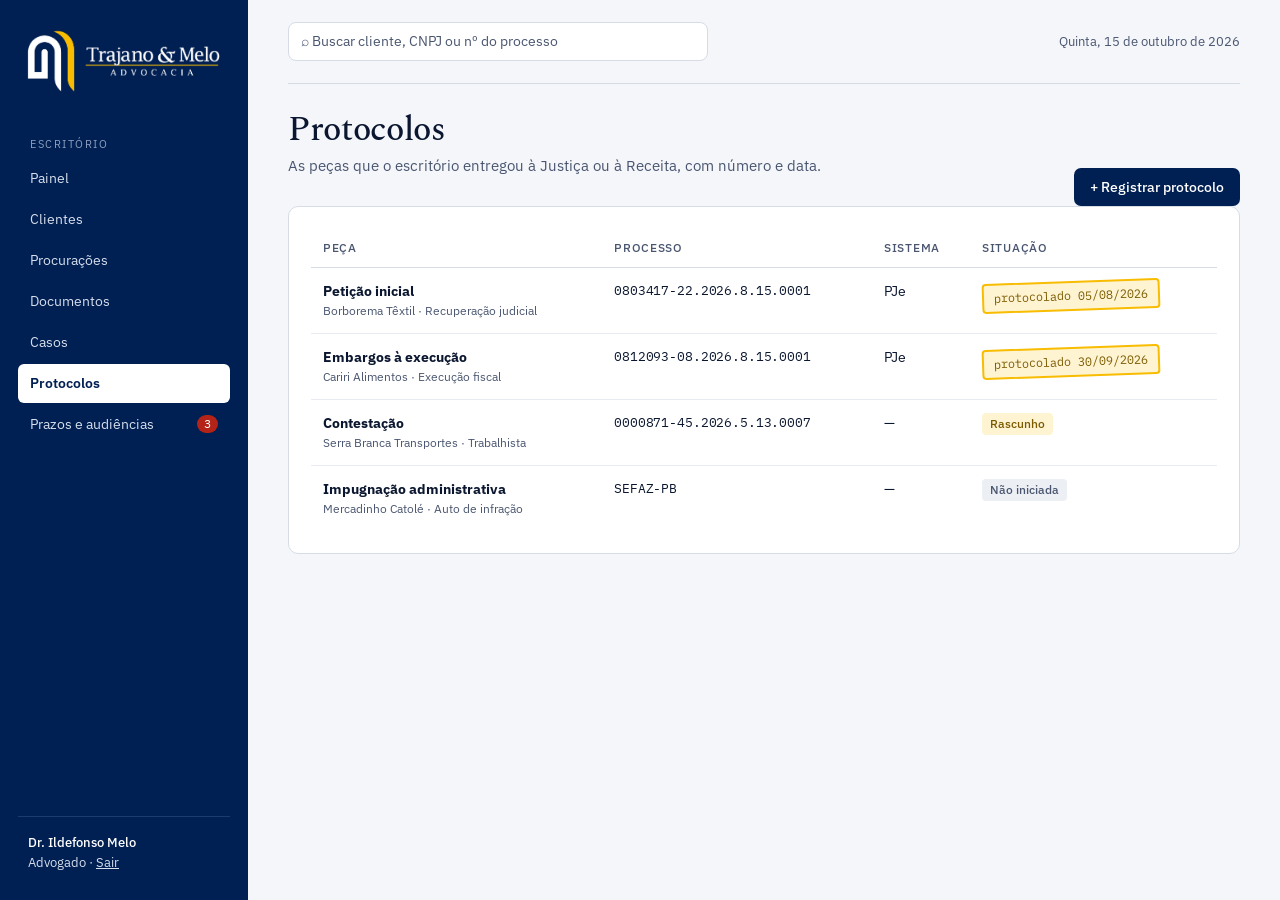
<file: prototipo/protocolos.html>
<!doctype html>
<html lang="pt-BR">
<head>
<meta charset="utf-8">
<meta name="viewport" content="width=device-width, initial-scale=1">
<title>Protocolos · Trajano &amp; Melo</title>
<link rel="preconnect" href="https://fonts.googleapis.com">
<link href="https://fonts.googleapis.com/css2?family=IBM+Plex+Mono:wght@400;500&family=IBM+Plex+Sans:wght@400;500;600&family=Spectral:ital,wght@0,500;1,400&display=swap" rel="stylesheet">
<link rel="stylesheet" href="assets/style.css">
<link rel="icon" type="image/png" href="assets/favicon.png">
</head>
<body>
<div class="app">
  <aside class="lateral">
    <div class="marca"><img src="assets/logo-branca.png" alt="Trajano &amp; Melo Advocacia"></div>
    <nav class="menu" aria-label="Menu principal">
      <div class="menu-titulo">Escritório</div>
      <a href="painel.html">Painel</a><a href="clientes.html">Clientes</a><a href="procuracoes.html">Procurações</a><a href="documentos.html">Documentos</a><a href="casos.html">Casos</a><a href="protocolos.html" class="ativo">Protocolos</a><a href="prazos.html">Prazos e audiências<span class="contador">3</span></a>
    </nav>
    <div class="usuario"><strong>Dr. Ildefonso Melo</strong>Advogado · <a href="index.html">Sair</a></div>
  </aside>
  <main class="conteudo">
    <div class="topo">
      <div class="busca">⌕ Buscar cliente, CNPJ ou nº do processo</div>
      <div class="data">Quinta, 15 de outubro de 2026</div>
    </div>
    <div class="cabecalho"><div><h1>Protocolos</h1><p class="subtitulo">As peças que o escritório entregou à Justiça ou à Receita, com número e data.</p></div><a class="botao" href="#">+ Registrar protocolo</a></div>
    <div class="cartao tabela-rolavel"><table><thead><tr><th>Peça</th><th>Processo</th><th>Sistema</th><th>Situação</th></tr></thead><tbody><tr><td><strong>Petição inicial</strong><span class="sec">Borborema Têxtil · Recuperação judicial</span></td><td class="cnj">0803417-22.2026.8.15.0001</td><td>PJe</td><td><span class="carimbo">protocolado 05/08/2026</span></td></tr><tr><td><strong>Embargos à execução</strong><span class="sec">Cariri Alimentos · Execução fiscal</span></td><td class="cnj">0812093-08.2026.8.15.0001</td><td>PJe</td><td><span class="carimbo">protocolado 30/09/2026</span></td></tr><tr><td><strong>Contestação</strong><span class="sec">Serra Branca Transportes · Trabalhista</span></td><td class="cnj">0000871-45.2026.5.13.0007</td><td>—</td><td><span class="etiqueta ouro">Rascunho</span></td></tr><tr><td><strong>Impugnação administrativa</strong><span class="sec">Mercadinho Catolé · Auto de infração</span></td><td class="cnj">SEFAZ-PB</td><td>—</td><td><span class="etiqueta neutra">Não iniciada</span></td></tr></tbody></table></div>

  </main>
</div>
</body>
</html>
</file>
<file: prototipo/assets/style.css>
/* Trajano & Melo Advocacia - Protótipo de telas (Fase 1) */
:root {
  --papel: #F4F6FA;
  --branco: #FFFFFF;
  --tinta: #0B1730;
  --tinta-suave: #4A5670;
  --azul: #001F52;
  --azul-escuro: #001640;
  --azul-claro: #E6ECF5;
  --lacre: #B42318;
  --lacre-claro: #FBE9E7;
  --ouro: #F8BC00;
  --ouro-claro: #FFF4D1;
  --ouro-texto: #7A5A00;
  --linha: #D6DCE6;
  --serif: "Spectral", Georgia, serif;
  --sans: "IBM Plex Sans", system-ui, sans-serif;
  --mono: "IBM Plex Mono", ui-monospace, monospace;
}
* { box-sizing: border-box; }
html, body { margin: 0; }
body { font-family: var(--sans); font-size: 15px; color: var(--tinta); background: var(--papel); line-height: 1.5; }
a { color: inherit; }
:focus-visible { outline: 2px solid var(--ouro); outline-offset: 2px; }

/* ---------- layout geral ---------- */
.app { display: grid; grid-template-columns: 248px 1fr; min-height: 100vh; }
.lateral { background: var(--azul); color: #D5DEEC; padding: 28px 18px; display: flex; flex-direction: column; gap: 28px; }
.marca { padding: 0 6px; }
.marca img { display: block; width: 100%; max-width: 200px; height: auto; }
.marca small { display: none; }
.marca-antiga small { display: block; font-family: var(--sans); font-size: 11px; letter-spacing: .14em; text-transform: uppercase; color: #9FB0CC; margin-top: 6px; }
.menu { display: flex; flex-direction: column; gap: 2px; }
.menu a { text-decoration: none; padding: 9px 12px; border-radius: 6px; font-size: 14px; display: flex; justify-content: space-between; align-items: center; }
.menu a:hover { background: var(--azul-escuro); color: var(--branco); }
.menu a.ativo { background: var(--branco); color: var(--azul); font-weight: 600; }
.menu .contador { font-family: var(--mono); font-size: 12px; background: var(--lacre); color: var(--branco); border-radius: 10px; padding: 0 7px; }
.menu-titulo { font-size: 11px; letter-spacing: .14em; text-transform: uppercase; color: #8EA0C0; padding: 14px 12px 4px; }
.lateral .usuario { margin-top: auto; border-top: 1px solid #1B3A6E; padding: 16px 10px 0; font-size: 13px; }
.lateral .usuario strong { display: block; color: var(--branco); font-weight: 500; }

.conteudo { padding: 0 40px 48px; min-width: 0; }
.topo { display: flex; align-items: center; justify-content: space-between; gap: 16px; padding: 22px 0; border-bottom: 1px solid var(--linha); margin-bottom: 28px; }
.busca { flex: 1; max-width: 420px; display: flex; align-items: center; gap: 8px; background: var(--branco); border: 1px solid var(--linha); border-radius: 8px; padding: 8px 12px; color: var(--tinta-suave); font-size: 14px; }
.topo .data { font-size: 13px; color: var(--tinta-suave); }

h1 { font-family: var(--serif); font-weight: 500; font-size: 34px; line-height: 1.1; margin: 0 0 6px; letter-spacing: -.01em; }
.subtitulo { color: var(--tinta-suave); margin: 0 0 28px; max-width: 60ch; }
h2 { font-family: var(--serif); font-weight: 500; font-size: 21px; margin: 0 0 14px; }
.cabecalho { display: flex; justify-content: space-between; align-items: flex-end; gap: 16px; flex-wrap: wrap; }

/* ---------- componentes ---------- */
.botao { display: inline-flex; align-items: center; gap: 8px; background: var(--azul); color: var(--branco); border: 0; border-radius: 7px; padding: 10px 16px; font: 500 14px var(--sans); text-decoration: none; cursor: pointer; }
.botao:hover { background: var(--azul-escuro); }
.botao.secundario { background: var(--branco); color: var(--azul); border: 1px solid var(--linha); }
.cartao { background: var(--branco); border: 1px solid var(--linha); border-radius: 10px; padding: 22px; }
.grade { display: grid; gap: 20px; }
.g2 { grid-template-columns: 1.4fr 1fr; }
.g3 { grid-template-columns: repeat(3, 1fr); }
.g4 { grid-template-columns: repeat(4, 1fr); }

.indicador .rotulo { font-size: 13px; color: var(--tinta-suave); }
.indicador .valor { font-family: var(--serif); font-size: 38px; line-height: 1.1; margin-top: 4px; }
.indicador .nota { font-size: 12px; color: var(--tinta-suave); }
.indicador.alerta { border-color: #F1C3BD; background: var(--lacre-claro); }
.indicador.alerta .valor { color: var(--lacre); }

table { width: 100%; border-collapse: collapse; font-size: 14px; }
th { text-align: left; font-weight: 500; font-size: 12px; letter-spacing: .06em; text-transform: uppercase; color: var(--tinta-suave); padding: 10px 12px; border-bottom: 1px solid var(--linha); }
td { padding: 13px 12px; border-bottom: 1px solid #E8ECF2; vertical-align: top; }
tr:last-child td { border-bottom: 0; }
td .sec { display: block; font-size: 12px; color: var(--tinta-suave); }
.cnj { font-family: var(--mono); font-size: 13px; letter-spacing: -.01em; }

.etiqueta { display: inline-block; font-size: 12px; font-weight: 500; border-radius: 4px; padding: 2px 8px; background: var(--azul-claro); color: var(--azul); white-space: nowrap; }
.etiqueta.lacre { background: var(--lacre-claro); color: var(--lacre); }
.etiqueta.ouro { background: var(--ouro-claro); color: var(--ouro-texto); }
.etiqueta.neutra { background: #ECEFF4; color: var(--tinta-suave); }

.filtros { display: flex; gap: 8px; flex-wrap: wrap; margin-bottom: 16px; }
.filtros span { font-size: 13px; padding: 6px 12px; border-radius: 20px; border: 1px solid var(--linha); background: var(--branco); }
.filtros span.ativo { background: var(--tinta); color: var(--branco); border-color: var(--tinta); }

/* ---------- formulário ---------- */
.form { display: grid; grid-template-columns: 1fr 1fr; gap: 16px 20px; }
.campo { display: flex; flex-direction: column; gap: 6px; }
.campo.inteiro { grid-column: 1 / -1; }
.campo label { font-size: 13px; font-weight: 500; }
.campo input, .campo select, .campo textarea { font: 15px var(--sans); color: var(--tinta); border: 1px solid var(--linha); border-radius: 7px; padding: 10px 12px; background: var(--branco); }
.campo textarea { min-height: 90px; resize: vertical; }
.campo .ajuda { font-size: 12px; color: var(--tinta-suave); }
.secao-form { grid-column: 1 / -1; font-family: var(--serif); font-size: 18px; padding-top: 10px; border-top: 1px solid var(--linha); margin-top: 6px; }
.acoes { grid-column: 1 / -1; display: flex; gap: 10px; justify-content: flex-end; padding-top: 8px; }

/* ---------- assinatura: o fio do processo ---------- */
.fio { display: flex; align-items: stretch; gap: 0; margin: 6px 0 0; list-style: none; padding: 0; counter-reset: etapa; }
.fio li { flex: 1; position: relative; padding: 12px 10px 10px; text-align: center; font-size: 12px; color: var(--tinta-suave); }
.fio li::before { counter-increment: etapa; content: counter(etapa); display: grid; place-items: center; width: 34px; height: 34px; margin: 0 auto 8px; border-radius: 50%; border: 1.5px dashed #A9B4C6; font-family: var(--mono); font-size: 13px; background: var(--branco); position: relative; z-index: 1; }
.fio li::after { content: ""; position: absolute; top: 29px; left: 50%; width: 100%; border-top: 1.5px dashed #A9B4C6; }
.fio li:last-child::after { display: none; }
.fio li.feito { color: var(--tinta); }
.fio li.feito::before { content: "✓"; border: 2px solid var(--azul); background: var(--azul); color: var(--ouro); transform: rotate(-6deg); }
.fio li.feito::after { border-top: 2px solid var(--azul); }
.fio li.atual { color: var(--tinta); font-weight: 600; }
.fio li.atual::before { border: 2px solid var(--ouro); color: var(--ouro-texto); background: var(--ouro-claro); }
.fio strong { display: block; font-weight: 500; font-size: 13px; }

.carimbo { display: inline-block; border: 2px solid var(--ouro); color: var(--ouro-texto); border-radius: 4px; padding: 4px 10px; font-family: var(--mono); font-size: 12px; transform: rotate(-2deg); background: var(--ouro-claro); }

/* ---------- linha do tempo (histórico do caso) ---------- */
.tempo { list-style: none; margin: 0; padding: 0 0 0 22px; border-left: 2px solid var(--linha); }
.tempo li { position: relative; padding: 0 0 22px 14px; }
.tempo li::before { content: ""; position: absolute; left: -29px; top: 5px; width: 12px; height: 12px; border-radius: 50%; background: var(--branco); border: 2px solid var(--azul); }
.tempo li.prazo::before { border-color: var(--lacre); background: var(--lacre); }
.tempo .quando { font-family: var(--mono); font-size: 12px; color: var(--tinta-suave); }
.tempo p { margin: 2px 0 0; }

.lista-prazo { display: flex; flex-direction: column; }
.lista-prazo .item { display: grid; grid-template-columns: 64px 1fr auto; gap: 14px; align-items: center; padding: 12px 0; border-bottom: 1px solid #E8ECF2; }
.lista-prazo .item:last-child { border-bottom: 0; }
.dia { text-align: center; border: 1px solid var(--linha); border-radius: 8px; padding: 4px 0; background: var(--papel); }
.dia b { display: block; font-family: var(--serif); font-size: 24px; line-height: 1; font-weight: 500; }
.dia span { font-size: 11px; text-transform: uppercase; letter-spacing: .08em; color: var(--tinta-suave); }
.dia.urgente { border-color: var(--lacre); background: var(--lacre-claro); color: var(--lacre); }
.dia.urgente span { color: var(--lacre); }

.arquivo { display: flex; gap: 12px; align-items: center; padding: 12px; border: 1px solid var(--linha); border-radius: 8px; background: var(--branco); }
.arquivo .tipo { width: 38px; height: 46px; border-radius: 4px; display: grid; place-items: end center; padding-bottom: 6px; font-family: var(--mono); font-size: 10px; font-weight: 600; color: var(--branco); background: var(--azul); clip-path: polygon(0 0, 72% 0, 100% 22%, 100% 100%, 0 100%); }
.arquivo .tipo.img { background: var(--ouro); }
.arquivo .nome { font-size: 14px; font-weight: 500; }
.arquivo .sec { font-size: 12px; color: var(--tinta-suave); }

/* ---------- login ---------- */
.login { display: grid; grid-template-columns: 1.1fr 1fr; min-height: 100vh; }
.login .painel-marca { background: var(--azul); color: #D5DEEC; padding: 56px; display: flex; flex-direction: column; justify-content: space-between; }
.login .painel-marca .logo-login { display: block; width: 100%; max-width: 380px; height: auto; }
.login .painel-marca .lema { font-family: var(--serif); font-style: italic; font-size: 20px; max-width: 26ch; margin: 18px 0 0; color: #C9D4E8; }
.login .painel-marca .fio li { color: #B6C4DD; }
.login .painel-marca .fio li::before { background: var(--azul); border-color: #5D77A3; color: #D5DEEC; }
.login .painel-marca .fio li::after { border-color: #5D77A3; }
.login .painel-marca .rodape { font-size: 12px; color: #8EA0C0; }
.login .entrada { display: grid; place-items: center; padding: 40px; }
.login form { width: 100%; max-width: 360px; display: flex; flex-direction: column; gap: 16px; }
.login form h2 { font-size: 28px; margin: 0; }
.login .botao { justify-content: center; padding: 12px; }

/* ---------- responsivo ---------- */
@media (max-width: 900px) {
  .app { grid-template-columns: 1fr; }
  .lateral { padding: 16px; gap: 12px; }
  .menu { flex-direction: row; flex-wrap: wrap; }
  .menu-titulo, .lateral .usuario { display: none; }
  .conteudo { padding: 0 16px 32px; }
  .g2, .g3, .g4, .form { grid-template-columns: 1fr; }
  .login { grid-template-columns: 1fr; }
  .login .painel-marca { padding: 32px 20px; }
  .tabela-rolavel { overflow-x: auto; }
}
@media (prefers-reduced-motion: reduce) { * { transition: none !important; animation: none !important; } }
</file>
